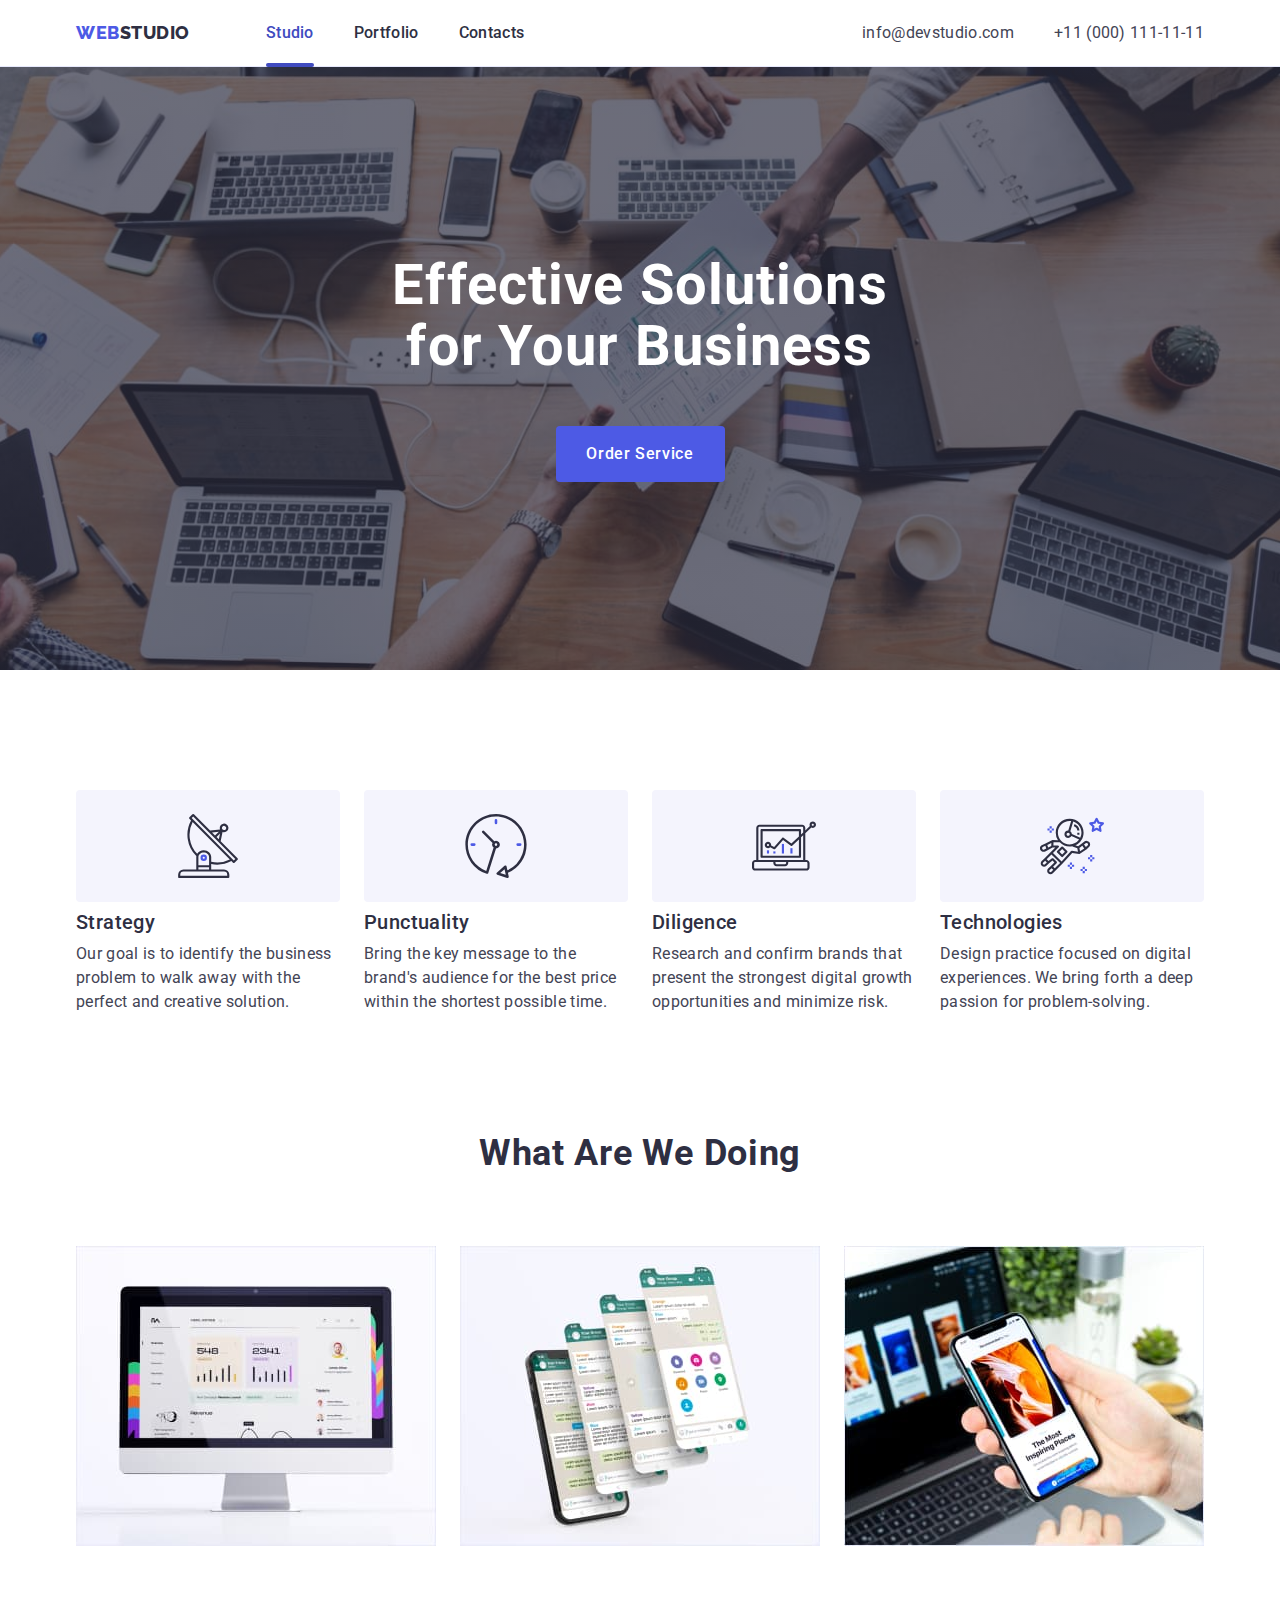
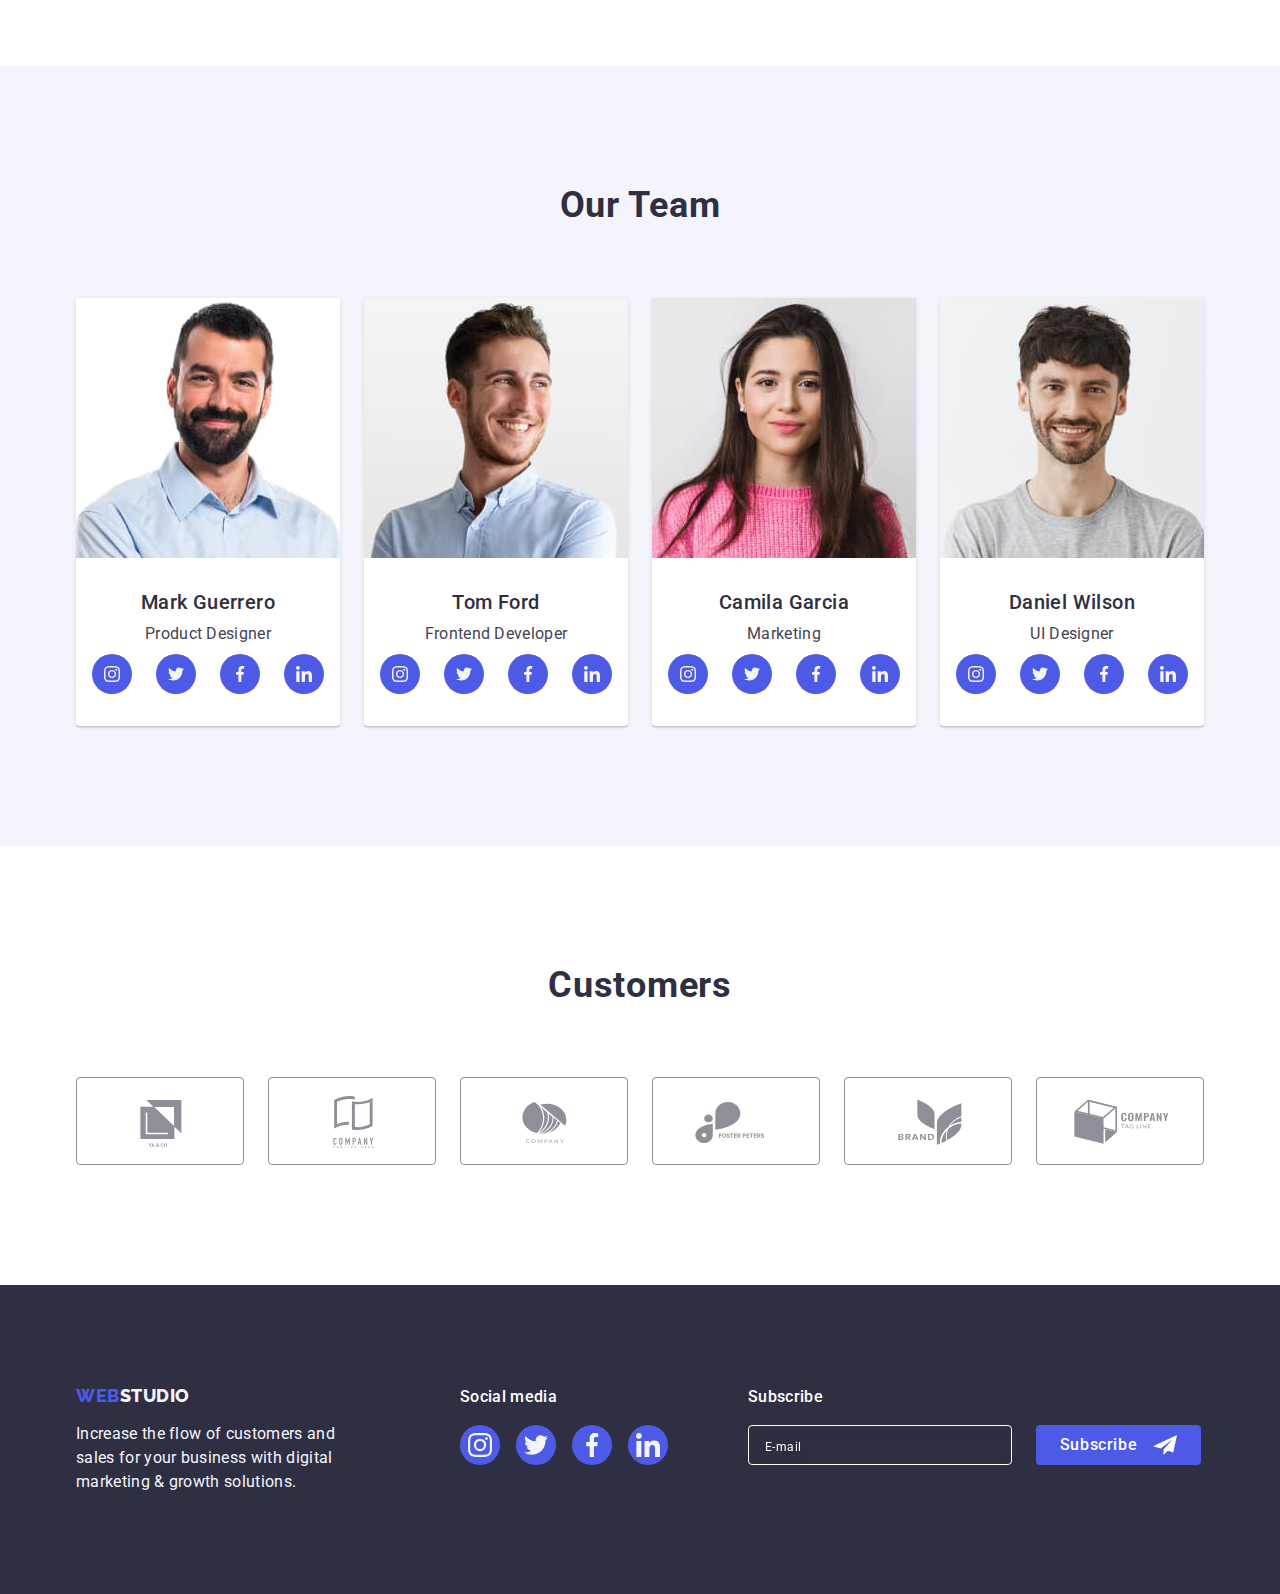
<file: index.html>
<!DOCTYPE html>
<html lang="en">
  <head>
    <meta charset="UTF-8" />
    <meta name="viewport" content="width=device-width, initial-scale=1.0" />
    <title>Web Studio</title>
    <link rel="preconnect" href="https://fonts.googleapis.com" />
    <link rel="preconnect" href="https://fonts.gstatic.com" crossorigin />
    <link
      href="https://fonts.googleapis.com/css2?family=Raleway:wght@800&family=Roboto:wght@400;500;700&display=swap"
      rel="stylesheet"
    />
    <link
      rel="stylesheet"
      href="https://cdn.jsdelivr.net/npm/modern-normalize@1.1.0/modern-normalize.min.css"
    />
    <link rel="stylesheet" href="./css/styles.css" />
  </head>
  <body>
    <header class="header">
      <div class="container">
        <nav class="navigation">
          <!--Sektion 1-->
          <a href="./index.html" class="header-logo link"
            >Web<span class="header-logo-span">Studio</span></a
          >

          <ul class="list nav-list">
            <li>
              <a href="./index.html" class="link link-header current">Studio</a>
            </li>
            <li>
              <a href="./portfolio.html" class="link link-header">Portfolio</a>
            </li>
            <li><a href="" class="link link-header">Contacts</a></li>
          </ul>
        </nav>
        <address class="contacts">
          <ul class="list contacts-list">
            <li>
              <a href="mailto:info@devstudio.com" class="link link-address"
                >info@devstudio.com</a
              >
            </li>
            <li>
              <a href="tel:+110001111111" class="link link-address"
                >+11 (000) 111-11-11</a
              >
            </li>
          </ul>
        </address>
      </div>
    </header>
    <main>
      <section class="hero">
        <div class="container">
          <h1 class="hero-title">Effective Solutions for Your Business</h1>
          <button type="button" class="hero-button" data-modal-open>
            Order Service
          </button>
          <div class="backdrop is-hidden" data-modal>
            <div class="modal">
              <button type="button" class="modal-close-btn" data-modal-close>
                <svg width="8" height="8" class="modal-close-icon">
                  <use href="./images/icons.svg#icon-close"></use>
                </svg>
              </button>
              <p class="modal-title">
                Leave your contacts and we will call you back
              </p>
              <form class="modal-form">
                <div class="modal-field">
                  <label for="user-name" class="modal-label">Name</label>
                  <div class="modal-input-wrapper">
                    <input
                      type="text"
                      name="user-name"
                      id="user-name"
                      class="modal-input"
                    /><svg width="18" height="24" class="modal-icon">
                      <use href="./images/icons.svg#icon-person"></use>
                    </svg>
                  </div>
                </div>
                <div class="modal-field">
                  <label for="user-phone" class="modal-label">Phone</label>
                  <div class="modal-input-wrapper">
                    <input
                      type="tel"
                      name="user-phone"
                      id="user-phone"
                      class="modal-input"
                    /><svg width="18" height="24" class="modal-icon">
                      <use href="./images/icons.svg#icon-phone"></use>
                    </svg>
                  </div>
                </div>
                <div class="modal-field">
                  <label for="user-email" class="modal-label">Email</label>
                  <div class="modal-input-wrapper">
                    <input
                      type="email"
                      name="user-email"
                      id="user-email"
                      class="modal-input"
                    /><svg width="18" height="24" class="modal-icon">
                      <use href="./images/icons.svg#icon-email"></use>
                    </svg>
                  </div>
                </div>
                <div class="modal-field textarea-field">
                  <label for="user-comment" class="modal-label">Comment</label
                  ><textarea
                    name="user-comment"
                    id="user-comment"
                    placeholder="Text input"
                    class="modal-comment"
                  ></textarea>
                </div>
                <div class="modal-field check-field" >
                  <input class="input-check visually-hidden"
                    type="checkbox"
                    id="user-policy"
                    name="user-policy" value="true"
                  /><label class="input-check-text" for="user-policy"
                    ><span class="custom-check"
                      ><svg  width="10" height="8" class="input-check-icon">
                        <use
                          href="./images/icons.svg#icon-check"
                        ></use></svg></span
                    >I accept the terms and conditions of the
                    <a class="input-check-link" href="">Privacy Policy</a></label
                  >
                </div>
                <button class="modal-btn" type="submit">Send</button>
              </form>
            </div>
          </div>
        </div>
      </section>

      <!--Sektion 2-->
      <section class="about">
        <div class="container">
          <h2 class="visually-hidden">About company</h2>
          <ul class="list list-about">
            <li class="about-item">
              <div class="about-item-box">
                <svg width="64" height="64">
                  <use href="./images/icons.svg#icon-antenna"></use>
                </svg>
              </div>
              <h3 class="about-title">Strategy</h3>
              <p class="about-text">
                Our goal is to identify the business problem to walk away with
                the perfect and creative solution.
              </p>
            </li>
            <li class="about-item">
              <div class="about-item-box">
                <svg width="64" height="64">
                  <use href="./images/icons.svg#icon-clock"></use>
                </svg>
              </div>
              <h3 class="about-title">Punctuality</h3>
              <p class="about-text">
                Bring the key message to the brand's audience for the best price
                within the shortest possible time.
              </p>
            </li>
            <li class="about-item">
              <div class="about-item-box">
                <svg width="64" height="64">
                  <use href="./images/icons.svg#icon-diagramma"></use>
                </svg>
              </div>
              <h3 class="about-title">Diligence</h3>
              <p class="about-text">
                Research and confirm brands that present the strongest digital
                growth opportunities and minimize risk.
              </p>
            </li>
            <li class="about-item">
              <div class="about-item-box">
                <svg width="64" height="64">
                  <use href="./images/icons.svg#icon-astronaut"></use>
                </svg>
              </div>
              <h3 class="about-title">Technologies</h3>
              <p class="about-text">
                Design practice focused on digital experiences. We bring forth a
                deep passion for problem-solving.
              </p>
            </li>
          </ul>
        </div>
      </section>
      <!--Sektion 3-->
      <section class="works">
        <div class="container">
          <h2 class="works-title">What are we doing</h2>
          <ul class="list list-works">
            <li class="works-item">
              <img
                src="./images/dysktop.jpg"
                width="360"
                height="300"
                alt="dysktop"
              />
            </li>
            <li class="works-item">
              <img
                src="./images/morephone.jpg"
                width="360"
                height="300"
                alt="morephone"
              />
            </li>
            <li class="works-item">
              <img
                src="./images/mobile.jpg"
                width="360"
                height="300"
                alt="mobile"
              />
            </li>
          </ul>
        </div>
      </section>
      <section class="team">
        <div class="container">
          <h2 class="team-title">Our Team</h2>
          <ul class="list list-team">
            <li class="team-item">
              <img
                src="./images/mark.jpg"
                width="264"
                height="260"
                alt="mark"
              />
              <div class="team-wrapper">
                <h3 class="team-subtitle">Mark Guerrero</h3>
                <p class="team-text">Product Designer</p>
                <ul class="list team-social-list">
                  <li class="team-social-item">
                    <a href="" class="team-social-link link"
                      ><svg class="team-social-icon" width="16" height="16">
                        <use
                          href="./images/icons.svg#icon-instagram"
                        ></use></svg
                    ></a>
                  </li>
                  <li class="team-social-item">
                    <a href="" class="team-social-link link"
                      ><svg class="team-social-icon" width="16" height="16">
                        <use href="./images/icons.svg#icon-twitter"></use></svg
                    ></a>
                  </li>
                  <li class="team-social-item">
                    <a href="" class="team-social-link link"
                      ><svg class="team-social-icon" width="16" height="16">
                        <use href="./images/icons.svg#icon-facebook"></use></svg
                    ></a>
                  </li>
                  <li class="team-social-item">
                    <a href="" class="team-social-link link"
                      ><svg class="team-social-icon" width="16" height="16">
                        <use href="./images/icons.svg#icon-linkedin"></use></svg
                    ></a>
                  </li>
                </ul>
              </div>
            </li>
            <li class="team-item">
              <img src="./images/tom.jpg" width="264" height="260" alt="tom" />
              <div class="team-wrapper">
                <h3 class="team-subtitle">Tom Ford</h3>

                <p class="team-text">Frontend Developer</p>
                <ul class="list team-social-list">
                  <li class="team-social-item">
                    <a href="" class="team-social-link link"
                      ><svg class="team-social-icon" width="16" height="16">
                        <use
                          href="./images/icons.svg#icon-instagram"
                        ></use></svg
                    ></a>
                  </li>
                  <li class="team-social-item">
                    <a href="" class="team-social-link link"
                      ><svg class="team-social-icon" width="16" height="16">
                        <use href="./images/icons.svg#icon-twitter"></use></svg
                    ></a>
                  </li>
                  <li class="team-social-item">
                    <a href="" class="team-social-link link"
                      ><svg class="team-social-icon" width="16" height="16">
                        <use href="./images/icons.svg#icon-facebook"></use></svg
                    ></a>
                  </li>
                  <li class="team-social-item">
                    <a href="" class="team-social-link link"
                      ><svg class="team-social-icon" width="16" height="16">
                        <use href="./images/icons.svg#icon-linkedin"></use></svg
                    ></a>
                  </li>
                </ul>
              </div>
            </li>

            <li class="team-item">
              <img
                src="./images/kamila.jpg"
                width="264"
                height="260"
                alt="kamila"
              />
              <div class="team-wrapper">
                <h3 class="team-subtitle">Camila Garcia</h3>
                <p class="team-text">Marketing</p>
                <ul class="list team-social-list">
                  <li class="team-social-item">
                    <a href="" class="team-social-link link"
                      ><svg class="team-social-icon" width="16" height="16">
                        <use
                          href="./images/icons.svg#icon-instagram"
                        ></use></svg
                    ></a>
                  </li>
                  <li class="team-social-item">
                    <a href="" class="team-social-link link"
                      ><svg class="team-social-icon" width="16" height="16">
                        <use href="./images/icons.svg#icon-twitter"></use></svg
                    ></a>
                  </li>
                  <li class="team-social-item">
                    <a href="" class="team-social-link link"
                      ><svg class="team-social-icon" width="16" height="16">
                        <use href="./images/icons.svg#icon-facebook"></use></svg
                    ></a>
                  </li>
                  <li class="team-social-item">
                    <a href="" class="team-social-link link"
                      ><svg class="team-social-icon" width="16" height="16">
                        <use href="./images/icons.svg#icon-linkedin"></use></svg
                    ></a>
                  </li>
                </ul>
              </div>
            </li>
            <li class="team-item">
              <img
                src="./images/daniel.jpg"
                width="264"
                height="260"
                alt="daniel"
              />
              <div class="team-wrapper">
                <h3 class="team-subtitle">Daniel Wilson</h3>
                <p class="team-text">UI Designer</p>
                <ul class="list team-social-list">
                  <li class="team-social-item">
                    <a href="" class="team-social-link link"
                      ><svg class="team-social-icon" width="16" height="16">
                        <use
                          href="./images/icons.svg#icon-instagram"
                        ></use></svg
                    ></a>
                  </li>
                  <li class="team-social-item">
                    <a href="" class="team-social-link link"
                      ><svg class="team-social-icon" width="16" height="16">
                        <use href="./images/icons.svg#icon-twitter"></use></svg
                    ></a>
                  </li>
                  <li class="team-social-item">
                    <a href="" class="team-social-link link"
                      ><svg class="team-social-icon" width="16" height="16">
                        <use href="./images/icons.svg#icon-facebook"></use></svg
                    ></a>
                  </li>
                  <li class="team-social-item">
                    <a href="" class="team-social-link link"
                      ><svg class="team-social-icon" width="16" height="16">
                        <use href="./images/icons.svg#icon-linkedin"></use></svg
                    ></a>
                  </li>
                </ul>
              </div>
            </li>
          </ul>
        </div>
      </section>
      <section class="clients">
        <div class="container">
          <h2 class="clients-title">Customers</h2>
          <ul class="list clients-list">
            <li class="clients-item">
              <a href="" class="link clients-link"
                ><svg class="clients-icon" width="104" height="56">
                  <use href="./images/icons.svg#icon-logo"></use>
                </svg>
              </a>
            </li>
            <li class="clients-item">
              <a href="" class="link clients-link"
                ><svg class="clients-icon" width="104" height="56">
                  <use href="./images/icons.svg#icon-logo-1"></use>
                </svg>
              </a>
            </li>
            <li class="clients-item">
              <a href="" class="link clients-link"
                ><svg class="clients-icon" width="104" height="56">
                  <use href="./images/icons.svg#icon-logo-2"></use>
                </svg>
              </a>
            </li>
            <li class="clients-item">
              <a href="" class="link clients-link"
                ><svg class="clients-icon" width="104" height="56">
                  <use href="./images/icons.svg#icon-logo-3"></use>
                </svg>
              </a>
            </li>
            <li class="clients-item">
              <a href="" class="link clients-link"
                ><svg class="clients-icon" width="104" height="56">
                  <use href="./images/icons.svg#icon-logo-4"></use>
                </svg>
              </a>
            </li>
            <li class="clients-item">
              <a href="" class="link clients-link"
                ><svg class="clients-icon" width="104" height="56">
                  <use href="./images/icons.svg#icon-logo-5"></use>
                </svg>
              </a>
            </li>
          </ul>
        </div>
      </section>
    </main>
    <footer class="footer">
      <div class="container">
        <div class="logo-wrapper">
          <a href="./index.html" class="link footer-logo"
            >Web<span class="footer-logo-span">Studio</span></a
          >
          <p class="footer-text">
            Increase the flow of customers and sales for your business with
            digital marketing & growth solutions.
          </p>
        </div>
        <div class="social-box">
          <p class="social-title">Social media</p>
          <ul class="list social-list">
            <li class="social-item">
              <a href="" class="social-link link"
                ><svg class="team-social-icon" width="24" height="24">
                  <use href="./images/icons.svg#icon-instagram"></use></svg
              ></a>
            </li>
            <li class="social-item">
              <a href="" class="social-link link"
                ><svg class="team-social-icon" width="24" height="24">
                  <use href="./images/icons.svg#icon-twitter"></use></svg
              ></a>
            </li>
            <li class="social-item">
              <a href="" class="social-link link"
                ><svg class="team-social-icon" width="24" height="24">
                  <use href="./images/icons.svg#icon-facebook"></use></svg
              ></a>
            </li>
            <li class="social-item">
              <a href="" class="social-link link"
                ><svg class="team-social-icon" width="24" height="24">
                  <use href="./images/icons.svg#icon-linkedin"></use></svg
              ></a>
            </li>
          </ul>
        </div>
        <div>
          <p class="subscribe-text">Subscribe</p>
          <form class="subscribe-form">
            <label for="footer-email" class="subscribe-label"
              ><input
              id="footer-email"
                type="email"
                name="footer-email"
                class="subscribe-input"
                placeholder="E-mail" /></label
            ><button type="submit" class="subscribe-btn">
              Subscribe
              <svg class="subscribe-icon" width="24" height="24">
                <use href="./images/icons.svg#icon-telegram"></use>
              </svg>
            </button>
          </form>
        </div>
      </div>
    </footer>

    <script src="./js/modal.js"></script>
  </body>
</html>
</file>
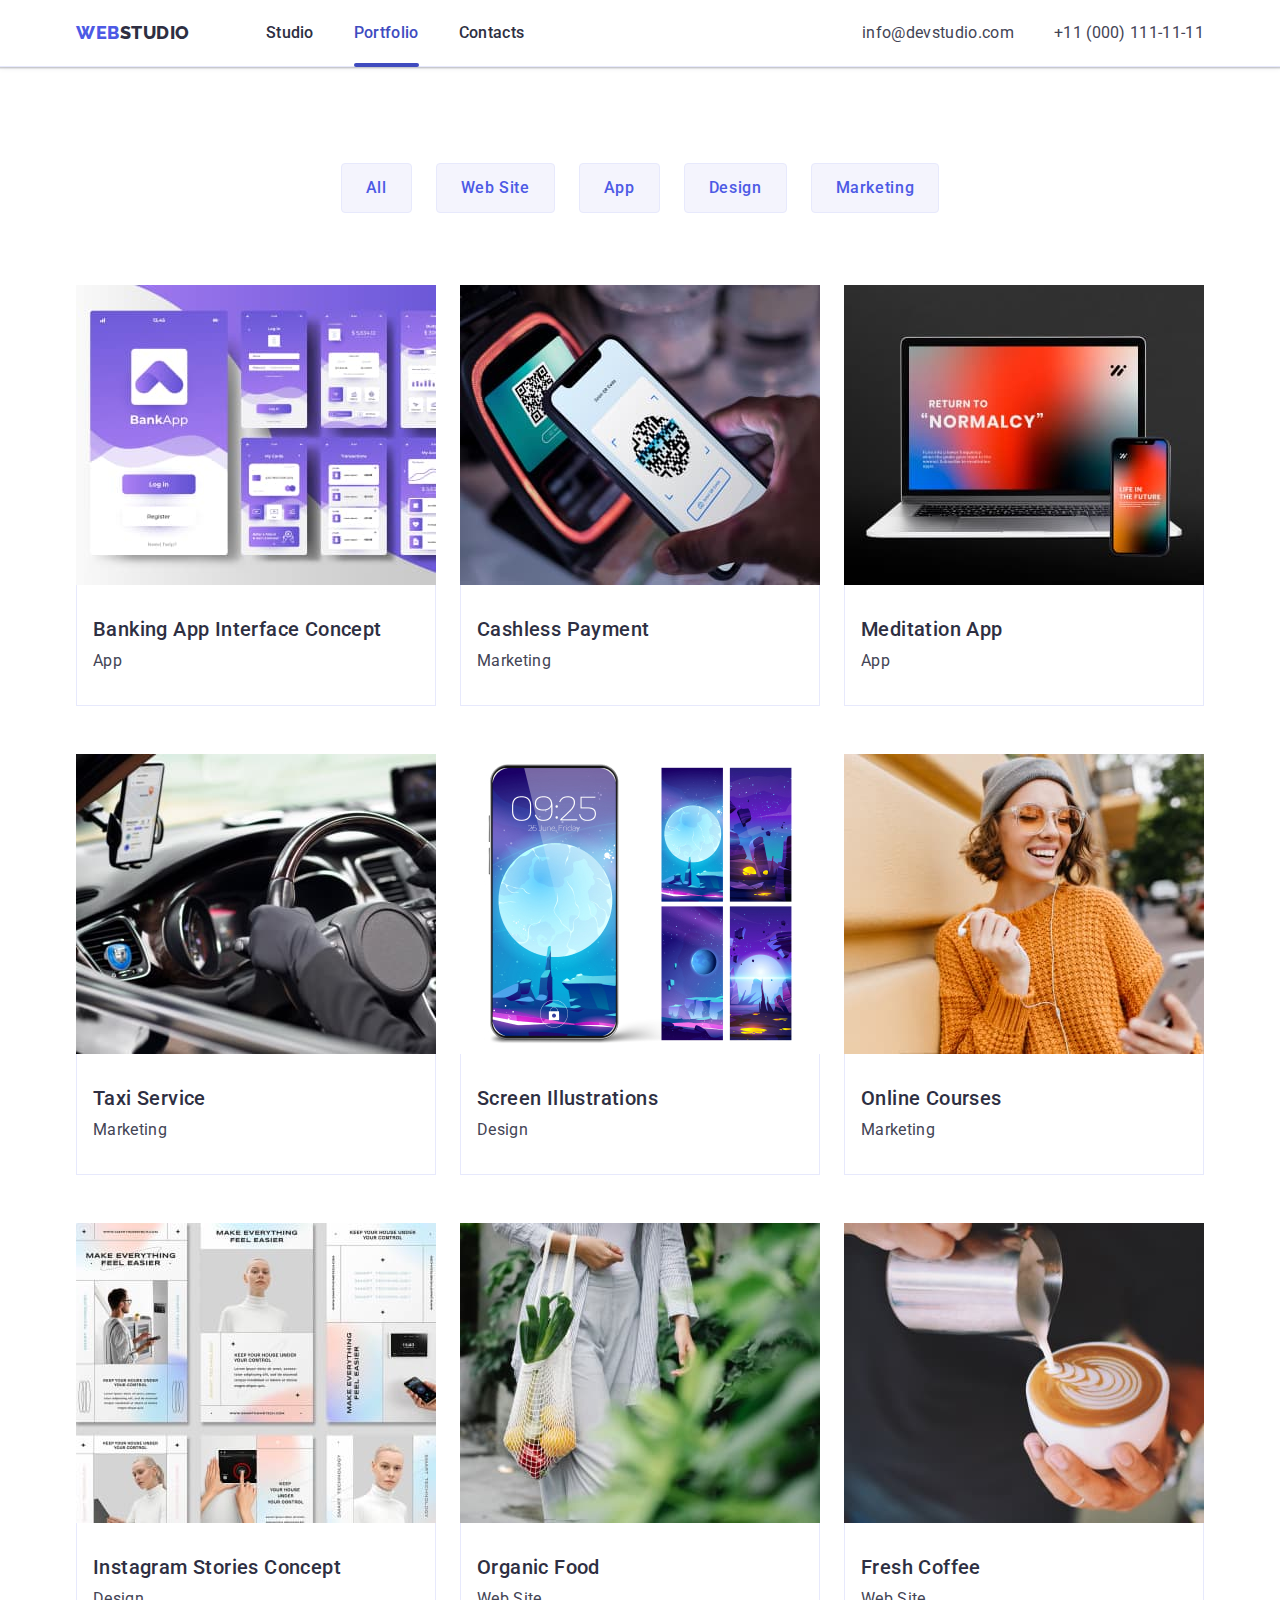
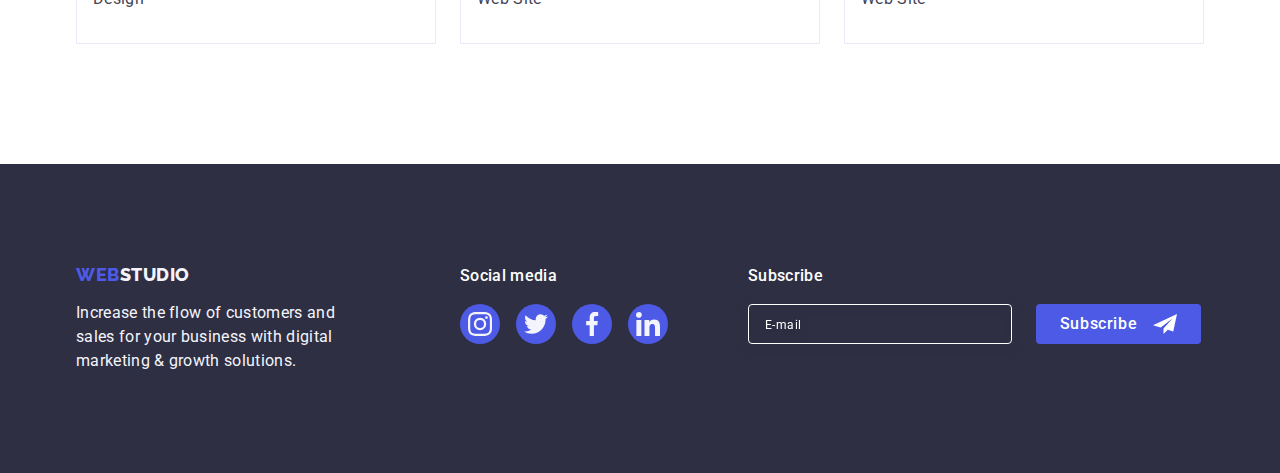
<file: portfolio.html>
<!DOCTYPE html>
<html lang="en">
  <head>
    <meta charset="UTF-8" />
    <meta http-equiv="X-UA-Compatible" content="IE=edge" />
    <meta name="viewport" content="width=device-width, initial-scale=1.0" />
    <title>WebStudio</title>
    <link rel="preconnect" href="https://fonts.googleapis.com" />
    <link rel="preconnect" href="https://fonts.gstatic.com" crossorigin />
    <link
      href="https://fonts.googleapis.com/css2?family=Raleway:wght@800&family=Roboto:wght@400;500;700&display=swap"
      rel="stylesheet"
    />
    <link
      rel="stylesheet"
      href="https://cdn.jsdelivr.net/npm/modern-normalize@1.1.0/modern-normalize.min.css"
    />
    <link rel="stylesheet" href="./css/styles.css" />
  </head>
  <body>
    <header class="header">
      <div class="container">
        <nav class="navigation">
          <!--Sektion 1-->
          <a href="./index.html" class="header-logo link"
            >Web<span class="header-logo-span">Studio</span></a
          >

          <ul class="list nav-list">
            <li><a href="./index.html" class="link link-header">Studio</a></li>
            <li>
              <a href="./portfolio.html" class="link link-header current"
                >Portfolio</a
              >
            </li>
            <li><a href="" class="link link-header">Contacts</a></li>
          </ul>
        </nav>
        <address class="contacts">
          <ul class="list contacts-list">
            <li>
              <a href="mailto:info@devstudio.com" class="link link-address"
                >info@devstudio.com</a
              >
            </li>
            <li>
              <a href="tel:+110001111111" class="link link-address"
                >+11 (000) 111-11-11</a
              >
            </li>
          </ul>
        </address>
      </div>
    </header>
    <main>
      <section class="portfolio">
        <div class="container">
          <h1 class="visually-hidden">Portfolio</h1>
          <ul class="list buttons-list">
            <li><button type="button" class="portfolio-button">All</button></li>
            <li>
              <button type="button" class="portfolio-button">Web Site</button>
            </li>
            <li><button type="button" class="portfolio-button">App</button></li>
            <li>
              <button type="button" class="portfolio-button">Design</button>
            </li>
            <li>
              <button type="button" class="portfolio-button">Marketing</button>
            </li>
          </ul>
          <ul class="list list-cards">
            <li class="list-cards-item">
              <a href="" class="link list-cards-link">
                <div class="card-wrapper">
                  <img
                    src="./images/banking.jpg"
                    width="360"
                    height="300"
                    alt="banking"
                  />
                  <p class="card-descr">
                    14 Stylish and User-Friendly App Design Concepts · Task
                    Manager App · Calorie Tracker App · Exotic Fruit Ecommerce
                    App · Cloud Storage App
                  </p>
                </div>

                <div class="portfolio-wrapper">
                  <h2 class="portfolio-subtitle">
                    Banking App Interface Concept
                  </h2>
                  <p class="portfolio-text">App</p>
                </div>
              </a>
            </li>
            <li class="list-cards-item">
              <a href="" class="link list-cards-link">
                <div class="card-wrapper">
                  <img
                    src="./images/payment.jpg"
                    width="360"
                    height="300"
                    alt="payment"
                  />

                  <p class="card-descr">
                    14 Stylish and User-Friendly App Design Concepts · Task
                    Manager App · Calorie Tracker App · Exotic Fruit Ecommerce
                    App · Cloud Storage App
                  </p>
                </div>

                <div class="portfolio-wrapper">
                  <h2 class="portfolio-subtitle">Cashless Payment</h2>
                  <p class="portfolio-text">Marketing</p>
                </div>
              </a>
            </li>
            <li class="list-cards-item">
              <a href="" class="link list-cards-link">
                <div class="card-wrapper">
                  <img
                    src="./images/meditation.jpg"
                    width="360"
                    height="300"
                    alt="meditation"
                  />

                  <p class="card-descr">
                    14 Stylish and User-Friendly App Design Concepts · Task
                    Manager App · Calorie Tracker App · Exotic Fruit Ecommerce
                    App · Cloud Storage App
                  </p>
                </div>

                <div class="portfolio-wrapper">
                  <h2 class="portfolio-subtitle">Meditation App</h2>
                  <p class="portfolio-text">App</p>
                </div>
              </a>
            </li>
            <li class="list-cards-item">
              <a href="" class="link list-cards-link">
                <div class="card-wrapper">
                  <img
                    src="./images/taxi.jpg"
                    width="360"
                    height="300"
                    alt="taxi"
                  />

                  <p class="card-descr">
                    14 Stylish and User-Friendly App Design Concepts · Task
                    Manager App · Calorie Tracker App · Exotic Fruit Ecommerce
                    App · Cloud Storage App
                  </p>
                </div>

                <div class="portfolio-wrapper">
                  <h2 class="portfolio-subtitle">Taxi Service</h2>
                  <p class="portfolio-text">Marketing</p>
                </div>
              </a>
            </li>
            <li class="list-cards-item">
              <a href="" class="link list-cards-link">
                <div class="card-wrapper">
                  <img
                    src="./images/screen.jpg"
                    width="360"
                    height="300"
                    alt="screen"
                  />

                  <p class="card-descr">
                    14 Stylish and User-Friendly App Design Concepts · Task
                    Manager App · Calorie Tracker App · Exotic Fruit Ecommerce
                    App · Cloud Storage App
                  </p>
                </div>

                <div class="portfolio-wrapper">
                  <h2 class="portfolio-subtitle">Screen Illustrations</h2>
                  <p class="portfolio-text">Design</p>
                </div>
              </a>
            </li>
            <li class="list-cards-item">
              <a href="" class="link list-cards-link">
                <div class="card-wrapper">
                  <img
                    src="./images/online-courses.jpg"
                    width="360"
                    height="300"
                    alt="online-courses"
                  />

                  <p class="card-descr">
                    14 Stylish and User-Friendly App Design Concepts · Task
                    Manager App · Calorie Tracker App · Exotic Fruit Ecommerce
                    App · Cloud Storage App
                  </p>
                </div>

                <div class="portfolio-wrapper">
                  <h2 class="portfolio-subtitle">Online Courses</h2>
                  <p class="portfolio-text">Marketing</p>
                </div>
              </a>
            </li>
            <li class="list-cards-item">
              <a href="" class="link list-cards-link">
                <div class="card-wrapper">
                  <img
                    src="./images/instagram-stories-concept.jpg"
                    width="360"
                    height="300"
                    alt="instagram-stories-concept"
                  />

                  <p class="card-descr">
                    14 Stylish and User-Friendly App Design Concepts · Task
                    Manager App · Calorie Tracker App · Exotic Fruit Ecommerce
                    App · Cloud Storage App
                  </p>
                </div>

                <div class="portfolio-wrapper">
                  <h2 class="portfolio-subtitle">Instagram Stories Concept</h2>
                  <p class="portfolio-text">Design</p>
                </div>
              </a>
            </li>
            <li class="list-cards-item">
              <a href="" class="link list-cards-link">
                <div class="card-wrapper">
                  <img
                    src="./images/organic-food.jpg"
                    width="360"
                    height="300"
                    alt="organic-food"
                  />

                  <p class="card-descr">
                    14 Stylish and User-Friendly App Design Concepts · Task
                    Manager App · Calorie Tracker App · Exotic Fruit Ecommerce
                    App · Cloud Storage App
                  </p>
                </div>

                <div class="portfolio-wrapper">
                  <h2 class="portfolio-subtitle">Organic Food</h2>
                  <p class="portfolio-text">Web Site</p>
                </div>
              </a>
            </li>
            <li class="list-cards-item">
              <a href="" class="link list-cards-link">
                <div class="card-wrapper">
                  <img
                    src="./images/fresh-coffee.jpg"
                    width="360"
                    height="300"
                    alt="fresh-coffee"
                  />
                  <p class="card-descr">
                    14 Stylish and User-Friendly App Design Concepts · Task
                    Manager App · Calorie Tracker App · Exotic Fruit Ecommerce
                    App · Cloud Storage App
                  </p>
                </div>

                <div class="portfolio-wrapper">
                  <h2 class="portfolio-subtitle">Fresh Coffee</h2>
                  <p class="portfolio-text">Web Site</p>
                </div>
              </a>
            </li>
          </ul>
        </div>
      </section>
    </main>
    <footer class="footer">
      <div class="container">
        <div class="logo-wrapper">
          <a href="./index.html" class="link footer-logo"
            >Web<span class="footer-logo-span">Studio</span></a
          >
          <p class="footer-text">
            Increase the flow of customers and sales for your business with
            digital marketing & growth solutions.
          </p>
        </div>
        <div class="social-box">
          <p class="social-title">Social media</p>
          <ul class="list social-list">
            <li class="social-item">
              <a href="" class="social-link link"
                ><svg class="team-social-icon" width="24" height="24">
                  <use href="./images/icons.svg#icon-instagram"></use></svg
              ></a>
            </li>
            <li class="social-item">
              <a href="" class="social-link link"
                ><svg class="team-social-icon" width="24" height="24">
                  <use href="./images/icons.svg#icon-twitter"></use></svg
              ></a>
            </li>
            <li class="social-item">
              <a href="" class="social-link link"
                ><svg class="team-social-icon" width="24" height="24">
                  <use href="./images/icons.svg#icon-facebook"></use></svg
              ></a>
            </li>
            <li class="social-item">
              <a href="" class="social-link link"
                ><svg class="team-social-icon" width="24" height="24">
                  <use href="./images/icons.svg#icon-linkedin"></use></svg
              ></a>
            </li>
          </ul>
        </div>
        <div>
          <p class="subscribe-text">Subscribe</p>
          <form class="subscribe-form">
            <label for="" class="subscribe-label"
              ><input
                type="email"
                name="footer-email"
                class="subscribe-input"
                placeholder="E-mail" /></label
            ><button type="submit" class="subscribe-btn">
              Subscribe
              <svg class="subscribe-icon" width="24" height="24">
                <use href="./images/icons.svg#icon-telegram"></use>
              </svg>
            </button>
          </form>
        </div>
      </div>
    </footer>
  </body>
</html>
</file>
<file: css/styles.css>
:root {
  --primary-brand: #4d5ae5;
  --pressed-state: #404bbf;
  --dark: #2e2f42;
  --text: #434455;
  --white: #ffffff;
  --success: #31d0aa;
  --subtle-text: #8e8f99;
  --accent: #e7e9fc;
  --light: #f4f4fd;
  --modal-overlay: #2e2f42;
  --hero-background: #2e2f42;
  --white-background: #ffffff;
  --modal-background: #fcfcfc;
}
.visually-hidden {
  position: absolute;
  width: 1px;
  height: 1px;
  margin: -1px;
  border: 0;
  padding: 0;
  white-space: nowrap;
  clip-path: inset(100%);
  clip: rect(0 0 0 0);
  overflow: hidden;
}
body {
  font-family: "Roboto", sans-serif;
  color: var(--text);
  background-color: var(--white);
}
h1,
h2,
h3,
h4,
h5,
h6,
p {
  margin: 0;
}
img {
  display: block;
  max-width: 100%;
  height: auto;
}
.container {
  width: 1158px;
  padding: 0 15px;
  margin-left: auto;
  margin-right: auto;
}
.header {
  border-bottom: 1px solid #e7e9fc;
  box-shadow: 0px 2px 1px rgba(46, 47, 66, 0.08),
    0px 1px 1px rgba(46, 47, 66, 0.16), 0px 1px 6px rgba(46, 47, 66, 0.08);
}
.header .container {
  display: flex;
  align-items: center;
}

.nav-list {
  display: flex;
  gap: 40px;
}
.navigation {
  display: flex;
  align-items: center;
}

.contacts-list {
  display: flex;
  gap: 40px;
}

.link {
  text-decoration: none;
}
.link-header {
  font-weight: 500;
  font-size: 16px;
  line-height: 1.1;

  letter-spacing: 0.02em;

  color: var(--dark);
  padding-top: 24px;
  padding-bottom: 24px;
  display: block;
  position: relative;
  transition: color 250ms cubic-bezier(0.4, 0, 0.2, 1);
}

.link-header:hover,
.link-header:focus {
  color: var(--pressed-state);
}
.current {
  color: var(--pressed-state);
}
.current::after {
  content: "";
  display: block;
  height: 4px;
  width: 100%;
  border-radius: 2px;
  background-color: var(--pressed-state);
  position: absolute;
  left: 0;
  bottom: -1px;
}

.list {
  list-style: none;
  margin: 0;
  padding-left: 0;
}
.contacts {
  font-style: normal;
  margin-left: auto;
}
.header-logo {
  font-family: "Raleway", sans-serif;

  font-weight: 800;
  font-size: 18px;
  line-height: 1.17;

  letter-spacing: 0.03em;
  text-transform: uppercase;

  color: var(--primary-brand);
  margin-right: 76px;
}
.header-logo-span {
  color: var(--dark);
}

.link-address {
  font-size: 16px;
  line-height: 1.5;
  letter-spacing: 0.02em;
  color: var(--text);
  transition: color 250ms cubic-bezier(0.4, 0, 0.2, 1);
}

.link-address:hover,
.link-address:focus {
  color: var(--pressed-state);
}

.hero {
  background-color: var(--hero-background);
  padding-top: 188px;
  padding-bottom: 188px;
  background-image: linear-gradient(
      rgba(46, 47, 66, 0.7),
      rgba(46, 47, 66, 0.7)
    ),
    url(../images/hero-bgd.jpg);
  background-repeat: no-repeat;
  background-size: cover;
  max-width: 1440px;
  margin-left: auto;
  margin-right: auto;
  background-position: center;
}
.hero-title {
  font-size: 56px;
  line-height: 1.1;

  text-align: center;
  letter-spacing: 0.02em;

  color: var(--white);
  max-width: 496px;
  margin-left: auto;
  margin-right: auto;
  margin-bottom: 48px;
}
.hero-button {
  font-family: "Roboto", sans-serif;

  font-weight: 500;
  font-size: 16px;
  line-height: 1.5;

  letter-spacing: 0.04em;

  color: var(--white);
  background-color: var(--primary-brand);
  cursor: pointer;
  border: none;
  border-radius: 4px;
  min-width: 169px;
  height: 56px;
  margin-left: auto;
  margin-right: auto;
  display: block;
  transition: background-color 250ms cubic-bezier(0.4, 0, 0.2, 1),
    box-shadow 250ms cubic-bezier(0.4, 0, 0.2, 1);
}

.hero-button:hover,
.hero-button:focus {
  background-color: var(--pressed-state);
  box-shadow: 0px 4px 4px rgba(0, 0, 0, 0.15);
}
.about-title {
  font-weight: 500;
  font-size: 20px;
  line-height: 1.2;

  letter-spacing: 0.02em;

  color: var(--dark);
  margin-bottom: 8px;
}
.about-item-box {
  width: 264px;
  height: 112px;
  background-color: var(--light);
  border-radius: 4px;
  display: flex;
  justify-content: center;
  align-items: center;
  margin-bottom: 8px;
}
.about-text {
  font-size: 16px;
  line-height: 1.5;

  letter-spacing: 0.02em;

  color: var(--text);
}
.about {
  padding-top: 120px;
  padding-bottom: 120px;
}
.list-about {
  display: flex;
  gap: 24px;
}
.about-item {
  width: calc((100% - 72px) / 4);
}
.works-title {
  text-align: center;
  font-size: 36px;
  line-height: 1.11;
  letter-spacing: 0.02em;
  text-transform: capitalize;
  color: var(--dark);
  margin-bottom: 72px;
}
.works {
  padding-bottom: 120px;
}
.list-works {
  display: flex;
  gap: 24px;
}
.works-item {
  width: calc((100% - 48px) / 3);
}
.team {
  background-color: var(--light);
  padding-top: 120px;
  padding-bottom: 120px;
}
.team-social-list {
  display: flex;
  justify-content: center;
  gap: 24px;
}
.team-social-item {
  width: 40px;
  height: 40px;
}
.team-social-link {
  background-color: var(--primary-brand);
  width: 100%;
  height: 100%;
  border-radius: 50%;
  display: flex;
  align-items: center;
  justify-content: center;
  transition-property: background-color;
  transition-duration: 250ms;
  transition-timing-function: cubic-bezier(0.4, 0, 0.2, 1);
}
.team-social-link:hover,
.team-social-link:focus {
  background-color: var(--pressed-state);
}
.list-team {
  display: flex;
  gap: 24px;
}

.team-title {
  text-align: center;
  font-size: 36px;
  line-height: 1.11;
  letter-spacing: 0.02em;
  text-transform: capitalize;
  color: var(--dark);
  margin-bottom: 72px;
}
.team-wrapper {
  text-align: center;
  padding: 32px 0;

  border-radius: 0px 0px 4px 4px;
}

.team-subtitle {
  font-weight: 500;
  font-size: 20px;
  line-height: 1.2;

  letter-spacing: 0.02em;

  color: var(--dark);
  margin-bottom: 8px;
}
.team-text {
  font-size: 16px;
  line-height: 1.5;

  letter-spacing: 0.02em;

  color: var(--text);
  margin-bottom: 8px;
}

.team-item {
  background-color: var(--white);
  width: calc((100% - 72px) / 4);
  border-radius: 0px 0px 4px 4px;
  box-shadow: 0px 1px 6px rgba(46, 47, 66, 0.08),
    0px 1px 1px rgba(46, 47, 66, 0.16), 0px 2px 1px rgba(46, 47, 66, 0.08);
}
.clients {
  padding-top: 120px;
  padding-bottom: 120px;
}
.clients-title {
  font-size: 36px;
  line-height: 1.1;

  text-align: center;
  letter-spacing: 0.02em;
  text-transform: capitalize;

  color: var(--dark);
  margin-bottom: 72px;
}
.clients-list {
  display: flex;
  gap: 24px;
}
.clients-item {
  width: calc((100% - 120px) / 6);
  height: 88px;
}
.clients-link {
  width: 100%;
  height: 100%;
  border: 1px solid #8e8f99;
  border-radius: 4px;
  display: flex;
  align-items: center;
  justify-content: center;
  color: var(--subtle-text);
  transition-property: border-color, color;
  transition-duration: 250ms;
  transition-timing-function: cubic-bezier(0.4, 0, 0.2, 1);
}
.clients-link:hover,
.clients-link:focus {
  border-color: var(--pressed-state);
  color: var(--pressed-state);
}
.clients-icon {
  fill: currentColor;
}
.footer {
  background-color: var(--hero-background);
  padding-top: 100px;
  padding-bottom: 100px;
}
.footer .container {
  display: flex;
  align-items: baseline;
  
}
.logo-wrapper {
  margin-right: 120px;
}
.footer-logo {
  font-family: "Raleway", sans-serif;

  font-weight: 800;
  font-size: 18px;
  line-height: 1.17;

  letter-spacing: 0.03em;
  text-transform: uppercase;

  color: var(--primary-brand);
  display: inline-block;
  margin-bottom: 16px;
}

.footer-logo-span {
  color: var(--light);
}
.footer-text {
  font-size: 16px;
  line-height: 1.5;

  letter-spacing: 0.02em;

  color: var(--light);
  max-width: 264px;
}
.subscribe-text {
  font-weight: 500;
  font-size: 16px;
  line-height: 1.5;
  margin-bottom: 16px;

  letter-spacing: 0.02em;

  color: var(--white);
}
.subscribe-input {
  border: 1px solid #ffffff;
  filter: drop-shadow(0px 4px 4px rgba(0, 0, 0, 0.15));
  border-radius: 4px;
  width: 264px;
  height: 40px;
  background-color: transparent;
  color: var(--white);
  padding-left: 16px;
}
.subscribe-input::placeholder {
  font-size: 12px;
  line-height: 1.2;

  letter-spacing: 0.04em;

  color: var(--white);
}
.subscribe-btn {
  background-color: var(--primary-brand);
  border-radius: 4px;
  width: 165px;
  height: 40px;
  font-weight: 500;
  font-size: 16px;
  line-height: 1.5;
  cursor: pointer;
  display: flex;
  align-items: center;
  justify-content: center;
  letter-spacing: 0.04em;
  font-family: inherit;

  color: var(--white);
  border: none;
  transition: background-color 250ms cubic-bezier(0.4, 0, 0.2, 1);
}

.subscribe-btn:hover,
.subscribe-btn:focus {
  background-color: var(--pressed-state);
}
.subscribe-icon {
  margin-left: 16px;
}
.subscribe-form {
  display: flex;
  gap: 24px;
}
.social-title {
  font-weight: 500;
  font-size: 16px;
  line-height: 1.5;

  letter-spacing: 0.02em;

  color: var(--white);
  margin-bottom: 16px;
}
.social-list {
  display: flex;
  gap: 16px;
}
.social-item {
  width: 40px;
  height: 40px;
}
.team-social-icon {
  fill: #f4f4fd;
}
.social-link {
  background-color: var(--primary-brand);
  width: 100%;
  height: 100%;
  border-radius: 50%;
  display: flex;
  align-items: center;
  justify-content: center;
  transition-property: background-color;
  transition-duration: 250ms;
  transition-timing-function: cubic-bezier(0.4, 0, 0.2, 1);
}
.social-link:hover,
.social-link:focus {
  background-color: var(--success);
}
.portfolio {
  padding-top: 96px;
  padding-bottom: 120px;
}
.social-box {
  margin-right: 80px;
}
.buttons-list {
  display: flex;
  justify-content: center;
  gap: 24px;
  margin-bottom: 72px;
}
.portfolio-button {
  background-color: var(--light);
  font-weight: 500;
  font-size: 16px;
  line-height: 1.5;

  letter-spacing: 0.04em;

  color: var(--primary-brand);
  cursor: pointer;
  font-family: "Roboto", sans-serif;
  padding: 12px 24px;
  border: 1px solid #e7e9fc;
  border-radius: 4px;
  transition-property: border-color, color, background-color, box-shadow;
  transition-duration: 250ms;
  transition-timing-function: cubic-bezier(0.4, 0, 0.2, 1);
}

.portfolio-button:hover,
.portfolio-button:focus {
  background-color: var(--pressed-state);
  color: var(--white);
  border: 1px solid transparent;
  box-shadow: 0px 3px 1px rgba(0, 0, 0, 0.1), 0px 2px 1px rgba(0, 0, 0, 0.08),
    0px 2px 2px rgba(0, 0, 0, 0.12);
}
.list-cards-link {
  display: block;
  transition-property: box-shadow;
  transition-duration: 250ms;
  transition-timing-function: cubic-bezier(0.4, 0, 0.2, 1);
}
.list-cards-link:hover,
.list-cards-link:focus {
  box-shadow: 0px 1px 6px rgba(46, 47, 66, 0.08),
    0px 1px 1px rgba(46, 47, 66, 0.16), 0px 2px 1px rgba(46, 47, 66, 0.08);
}
.portfolio-subtitle {
  font-weight: 500;
  font-size: 20px;
  line-height: 1.2;

  letter-spacing: 0.02em;

  color: var(--dark);
  margin-bottom: 8px;
}
.portfolio-text {
  font-size: 16px;
  line-height: 1.5;

  letter-spacing: 0.02em;

  color: var(--text);
}
.list-cards {
  display: flex;
  flex-wrap: wrap;
  column-gap: 24px;
  row-gap: 48px;
}
.list-cards-item {
  width: calc((100% - 48px) / 3);
}

.portfolio-wrapper {
  padding: 32px 16px;
  border: 1px solid #e7e9fc;
  border-top: none;
}
/* modal */
.backdrop {
  position: fixed;
  height: 100vh;
  width: 100vw;
  background: rgba(46, 47, 66, 0.4);
  transition-property: opacity, visibility;
  transition-duration: 250ms;
  transition-timing-function: cubic-bezier(0.4, 0, 0.2, 1);
  opacity: 1;
  top: 0;
  left: 0;
}
.is-hidden {
  opacity: 0;
  visibility: hidden;
  pointer-events: none;
}
.modal {
  position: absolute;
  top: 50%;
  left: 50%;
  padding: 72px 24px 24px 24px;
  transform: translate(-50%, -50%) scale(1);
  width: 408px;
  min-height: 576px;
  background: #fcfcfc;
  box-shadow: 0px 1px 1px rgba(0, 0, 0, 0.14), 0px 1px 3px rgba(0, 0, 0, 0.12),
    0px 2px 1px rgba(0, 0, 0, 0.2);
  border-radius: 4px;
  transition-property: transform;
  transition-duration: 250ms;
  transition-timing-function: cubic-bezier(0.4, 0, 0.2, 1);
}
.modal-title {
  font-weight: 500;
  font-size: 16px;
  line-height: 1.5;

  margin-bottom: 16px;
  text-align: center;
  letter-spacing: 0.02em;

  color: var(--dark);
}
.modal-label {
  font-size: 12px;
  line-height: 1.17;

  letter-spacing: 0.04em;

  color: var(--subtle-text);
  display: block;
  margin-bottom: 4px;
}
.modal-input {
  width: 100%;
  height: 40px;
  border: 1px solid rgba(46, 47, 66, 0.4);
  border-radius: 4px;
  background-color: transparent;
  padding-left: 38px;
  outline: transparent;
  transition: border-color 250ms cubic-bezier(0.4, 0, 0.2, 1);
  
}
.modal-input:focus + .modal-icon {
  fill: var(--pressed-state);
}
.modal-comment {
  width: 100%;
  height: 120px;
  padding: 8px 16px;
 font-size: 14px;
line-height: 1.17;
display: block;
letter-spacing: 0.04em;
color: var(--dark);


border: 1px solid rgba(46, 47, 66, 0.4);
border-radius: 4px;
background-color: transparent;
outline: transparent;
resize: none;
transition: border-color 250ms cubic-bezier(0.4, 0, 0.2, 1);

}
.modal-comment::placeholder {
  color: rgba(46, 47, 66, 0.4);
  font-size: 12px;
}
.modal-comment:focus {
  border-color: var(--pressed-state);
}
.modal-input:focus {
  border-color: var(--pressed-state);
}
.modal-field {
  margin-bottom: 8px;
}
.modal-field.textarea-field {
  margin-bottom: 16px;
}
.modal-input-wrapper {
  position: relative;
}
.modal-icon {
  position: absolute;
  top: 50%;
  left: 16px;
  transform: translateY(-50%);
  transition: fill 250ms cubic-bezier(0.4, 0, 0.2, 1);
}
.input-check-text {
  font-size: 12px;
line-height: 1.17;
display: flex;
align-items: center;

letter-spacing: 0.04em;


color: var(--subtle-text);
}
.custom-check {
  width: 16px;
height: 16px;
margin-right: 8px;
display: inline-flex;
align-items: center;
justify-content: center;
fill: transparent;
border: 1px solid rgba(46, 47, 66, 0.4);
border-radius: 2px;
}
.input-check-link {
  color: var(--pressed-state);
  display: inline-block;
  margin-left: 4px;
}
.modal-field.check-field {
  margin-bottom: 24px;
}
.modal-btn {
  display: flex;
  align-items: center;
  justify-content: center;
  margin: 0 auto;
  cursor: pointer;
  font-family: inherit;
  background: #4D5AE5;
  min-width: 169px;
height: 56px;
box-shadow: 0px 4px 4px rgba(0, 0, 0, 0.15);
border-radius: 4px;
font-weight: 500;
font-size: 16px;
line-height: 1.5;
border: none;

text-align: center;
letter-spacing: 0.04em;


color: var(--white);
}
.input-check:checked + .input-check-text > .custom-check {
  background-color: var(--pressed-state);
  border: none;
  fill: var(--white);
}
.input-check:focus + .input-check-text > .custom-check  {
border-color: var(--pressed-state);
}

.backdrop.is-hidden .modal {
  transform: translate(-50%, -50%) scaleY(0);
}
.modal-close-btn {
  position: absolute;
  top: 24px;
  right: 24px;
  background: #e7e9fc;
  border: 1px solid rgba(0, 0, 0, 0.1);
  border-radius: 50%;
  width: 24px;
  height: 24px;
  display: flex;
  align-items: center;
  justify-content: center;
  cursor: pointer;
  color: var(--dark);
  transition-property: background-color, color;
  transition-duration: 250ms;
  transition-timing-function: cubic-bezier(0.4, 0, 0.2, 1);
}
.modal-close-btn:hover,
.modal-close-btn:focus {
  background-color: var(--pressed-state);
  color: var(--white);
}

.modal-close-icon {
  fill: currentColor;
}
.card-descr {
  font-size: 16px;
  line-height: 1.5;

  letter-spacing: 0.02em;

  color: var(--light);
  background-color: var(--primary-brand);
  padding-top: 40px;
  padding-right: 32px;
  padding-left: 32px;
  position: absolute;
  top: 0;
  left: 0;
  width: 100%;
  height: 100%;
  transform: translateY(100%);
  transition-property: transform;
  transition-duration: 250ms;
  transition-timing-function: cubic-bezier(0.4, 0, 0.2, 1);
}
.card-wrapper {
  position: relative;
  overflow: hidden;
}
.list-cards-link:hover .card-descr,
.list-cards-link:focus .card-descr {
  transform: translateY(0);}
</file>
